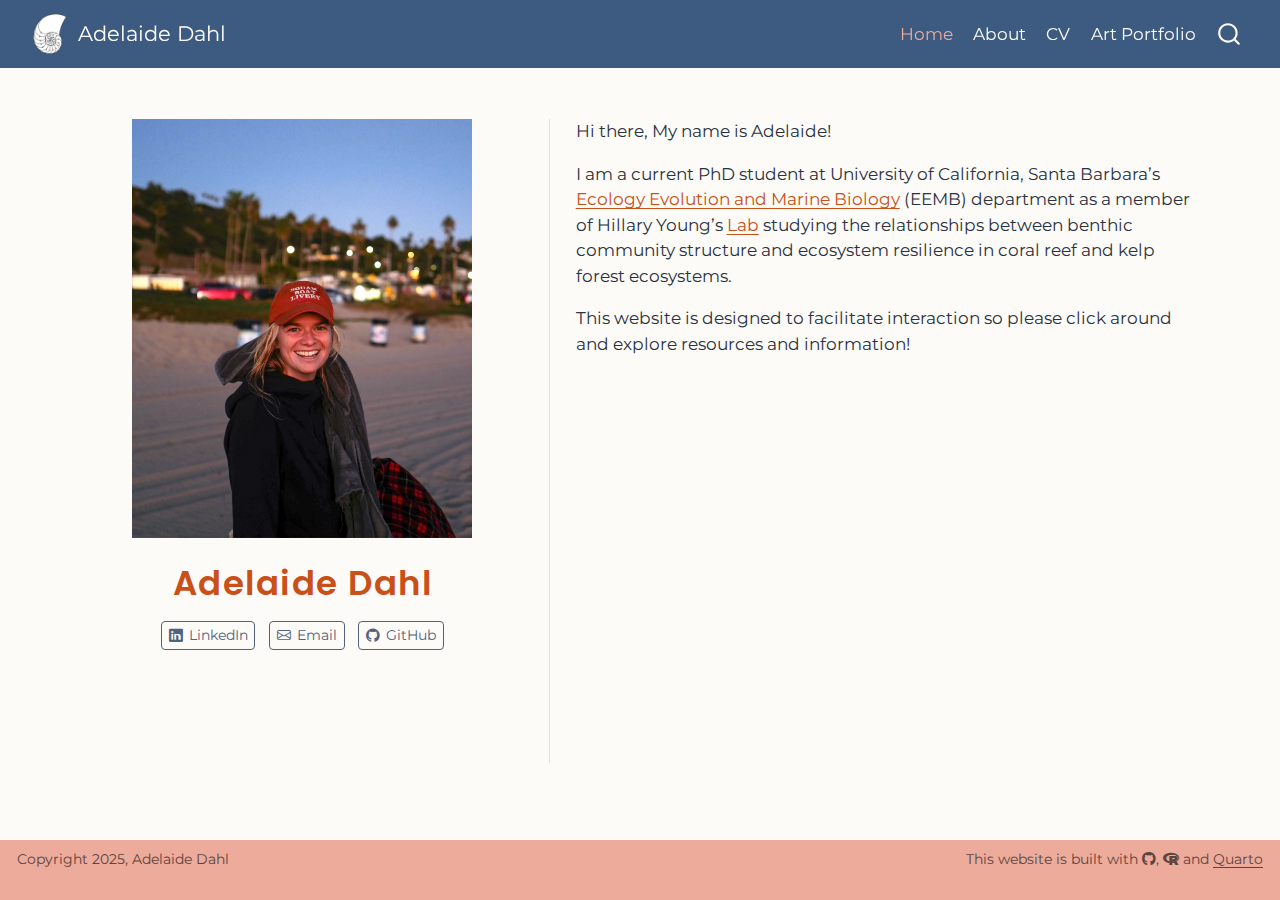
<file: docs/index.html>
<!DOCTYPE html>
<html xmlns="http://www.w3.org/1999/xhtml" lang="en" xml:lang="en"><head>

<meta charset="utf-8">
<meta name="generator" content="quarto-1.5.57">

<meta name="viewport" content="width=device-width, initial-scale=1.0, user-scalable=yes">


<title>Adelaide Dahl</title>
<style>
code{white-space: pre-wrap;}
span.smallcaps{font-variant: small-caps;}
div.columns{display: flex; gap: min(4vw, 1.5em);}
div.column{flex: auto; overflow-x: auto;}
div.hanging-indent{margin-left: 1.5em; text-indent: -1.5em;}
ul.task-list{list-style: none;}
ul.task-list li input[type="checkbox"] {
  width: 0.8em;
  margin: 0 0.8em 0.2em -1em; /* quarto-specific, see https://github.com/quarto-dev/quarto-cli/issues/4556 */ 
  vertical-align: middle;
}
</style>


<script src="site_libs/quarto-nav/quarto-nav.js"></script>
<script src="site_libs/quarto-nav/headroom.min.js"></script>
<script src="site_libs/clipboard/clipboard.min.js"></script>
<script src="site_libs/quarto-search/autocomplete.umd.js"></script>
<script src="site_libs/quarto-search/fuse.min.js"></script>
<script src="site_libs/quarto-search/quarto-search.js"></script>
<meta name="quarto:offset" content="./">
<link href=".//media/nautilus.png" rel="icon" type="image/png">
<script src="site_libs/quarto-html/quarto.js"></script>
<script src="site_libs/quarto-html/popper.min.js"></script>
<script src="site_libs/quarto-html/tippy.umd.min.js"></script>
<link href="site_libs/quarto-html/tippy.css" rel="stylesheet">
<link href="site_libs/quarto-html/quarto-syntax-highlighting.css" rel="stylesheet" id="quarto-text-highlighting-styles">
<script src="site_libs/bootstrap/bootstrap.min.js"></script>
<link href="site_libs/bootstrap/bootstrap-icons.css" rel="stylesheet">
<link href="site_libs/bootstrap/bootstrap.min.css" rel="stylesheet" id="quarto-bootstrap" data-mode="light">
<link href="site_libs/quarto-contrib/fontawesome6-1.2.0/all.min.css" rel="stylesheet">
<link href="site_libs/quarto-contrib/fontawesome6-1.2.0/latex-fontsize.css" rel="stylesheet">
<script id="quarto-search-options" type="application/json">{
  "location": "navbar",
  "copy-button": false,
  "collapse-after": 3,
  "panel-placement": "end",
  "type": "overlay",
  "limit": 50,
  "keyboard-shortcut": [
    "f",
    "/",
    "s"
  ],
  "show-item-context": false,
  "language": {
    "search-no-results-text": "No results",
    "search-matching-documents-text": "matching documents",
    "search-copy-link-title": "Copy link to search",
    "search-hide-matches-text": "Hide additional matches",
    "search-more-match-text": "more match in this document",
    "search-more-matches-text": "more matches in this document",
    "search-clear-button-title": "Clear",
    "search-text-placeholder": "",
    "search-detached-cancel-button-title": "Cancel",
    "search-submit-button-title": "Submit",
    "search-label": "Search"
  }
}</script>


</head>

<body class="nav-fixed">

<div id="quarto-search-results"></div>
  <header id="quarto-header" class="headroom fixed-top">
    <nav class="navbar navbar-expand-lg " data-bs-theme="dark">
      <div class="navbar-container container-fluid">
      <div class="navbar-brand-container mx-auto">
    <a href="./index.html" class="navbar-brand navbar-brand-logo">
    <img src="./media/nautilus.png" alt="" class="navbar-logo">
    </a>
    <a class="navbar-brand" href="./index.html">
    <span class="navbar-title">Adelaide Dahl</span>
    </a>
  </div>
            <div id="quarto-search" class="" title="Search"></div>
          <button class="navbar-toggler" type="button" data-bs-toggle="collapse" data-bs-target="#navbarCollapse" aria-controls="navbarCollapse" role="menu" aria-expanded="false" aria-label="Toggle navigation" onclick="if (window.quartoToggleHeadroom) { window.quartoToggleHeadroom(); }">
  <span class="navbar-toggler-icon"></span>
</button>
          <div class="collapse navbar-collapse" id="navbarCollapse">
            <ul class="navbar-nav navbar-nav-scroll ms-auto">
  <li class="nav-item">
    <a class="nav-link active" href="./index.html" aria-current="page"> 
<span class="menu-text">Home</span></a>
  </li>  
  <li class="nav-item">
    <a class="nav-link" href="./pathfinding.html"> 
<span class="menu-text">About</span></a>
  </li>  
  <li class="nav-item">
    <a class="nav-link" href="./media/2025_Academic.pdf"> 
<span class="menu-text">CV</span></a>
  </li>  
  <li class="nav-item">
    <a class="nav-link" href="./about.html"> 
<span class="menu-text">Art Portfolio</span></a>
  </li>  
</ul>
          </div> <!-- /navcollapse -->
            <div class="quarto-navbar-tools">
</div>
      </div> <!-- /container-fluid -->
    </nav>
</header>
<!-- content -->
<div id="quarto-content" class="quarto-container page-columns page-rows-contents page-layout-full page-navbar">
<!-- sidebar -->
<!-- margin-sidebar -->
    
<!-- main -->
<div class="quarto-about-trestles column-page">
  <div class="about-entity">
    <img src="/media/headshot2.png" class="about-image
  rectangle " style="width: 20em;">
<header id="title-block-header" class="quarto-title-block default">
<div class="quarto-title">
<h1 class="title">Adelaide Dahl</h1>
</div>
<div class="quarto-title-meta column-page">
  </div>
</header>
    <div class="about-links">
  <a href="https://www.linkedin.com/in/adelaide-dahl/" class="about-link" rel="" target="">
    <i class="bi bi-linkedin"></i>
     <span class="about-link-text">LinkedIn</span>
  </a>
  <a href="mailto:adelaidedahl@ucsb.edu" class="about-link" rel="" target="">
    <i class="bi bi-envelope"></i>
     <span class="about-link-text">Email</span>
  </a>
  <a href="https://github.com/adelaidedahl" class="about-link" rel="" target="">
    <i class="bi bi-github"></i>
     <span class="about-link-text">GitHub</span>
  </a>
</div>
  </div>
  <div class="about-contents"><main class="content column-page" id="quarto-document-content">
<p>Hi there, My name is Adelaide!</p>
<p>I am a current PhD student at University of California, Santa Barbara’s <a href="https://www.eemb.ucsb.edu/academics/graduate" target="_blank">Ecology Evolution and Marine Biology</a> (EEMB) department as a member of Hillary Young’s <a href="https://young-lab.eemb.ucsb.edu/" target="_blank">Lab</a> studying the relationships between benthic community structure and ecosystem resilience in coral reef and kelp forest ecosystems.</p>
<p>This website is designed to facilitate interaction so please click around and explore resources and information!</p>


</main></div>
</div>
 <!-- /main -->
<script id="quarto-html-after-body" type="application/javascript">
window.document.addEventListener("DOMContentLoaded", function (event) {
  const toggleBodyColorMode = (bsSheetEl) => {
    const mode = bsSheetEl.getAttribute("data-mode");
    const bodyEl = window.document.querySelector("body");
    if (mode === "dark") {
      bodyEl.classList.add("quarto-dark");
      bodyEl.classList.remove("quarto-light");
    } else {
      bodyEl.classList.add("quarto-light");
      bodyEl.classList.remove("quarto-dark");
    }
  }
  const toggleBodyColorPrimary = () => {
    const bsSheetEl = window.document.querySelector("link#quarto-bootstrap");
    if (bsSheetEl) {
      toggleBodyColorMode(bsSheetEl);
    }
  }
  toggleBodyColorPrimary();  
  const isCodeAnnotation = (el) => {
    for (const clz of el.classList) {
      if (clz.startsWith('code-annotation-')) {                     
        return true;
      }
    }
    return false;
  }
  const onCopySuccess = function(e) {
    // button target
    const button = e.trigger;
    // don't keep focus
    button.blur();
    // flash "checked"
    button.classList.add('code-copy-button-checked');
    var currentTitle = button.getAttribute("title");
    button.setAttribute("title", "Copied!");
    let tooltip;
    if (window.bootstrap) {
      button.setAttribute("data-bs-toggle", "tooltip");
      button.setAttribute("data-bs-placement", "left");
      button.setAttribute("data-bs-title", "Copied!");
      tooltip = new bootstrap.Tooltip(button, 
        { trigger: "manual", 
          customClass: "code-copy-button-tooltip",
          offset: [0, -8]});
      tooltip.show();    
    }
    setTimeout(function() {
      if (tooltip) {
        tooltip.hide();
        button.removeAttribute("data-bs-title");
        button.removeAttribute("data-bs-toggle");
        button.removeAttribute("data-bs-placement");
      }
      button.setAttribute("title", currentTitle);
      button.classList.remove('code-copy-button-checked');
    }, 1000);
    // clear code selection
    e.clearSelection();
  }
  const getTextToCopy = function(trigger) {
      const codeEl = trigger.previousElementSibling.cloneNode(true);
      for (const childEl of codeEl.children) {
        if (isCodeAnnotation(childEl)) {
          childEl.remove();
        }
      }
      return codeEl.innerText;
  }
  const clipboard = new window.ClipboardJS('.code-copy-button:not([data-in-quarto-modal])', {
    text: getTextToCopy
  });
  clipboard.on('success', onCopySuccess);
  if (window.document.getElementById('quarto-embedded-source-code-modal')) {
    // For code content inside modals, clipBoardJS needs to be initialized with a container option
    // TODO: Check when it could be a function (https://github.com/zenorocha/clipboard.js/issues/860)
    const clipboardModal = new window.ClipboardJS('.code-copy-button[data-in-quarto-modal]', {
      text: getTextToCopy,
      container: window.document.getElementById('quarto-embedded-source-code-modal')
    });
    clipboardModal.on('success', onCopySuccess);
  }
    var localhostRegex = new RegExp(/^(?:http|https):\/\/localhost\:?[0-9]*\//);
    var mailtoRegex = new RegExp(/^mailto:/);
      var filterRegex = new RegExp('/' + window.location.host + '/');
    var isInternal = (href) => {
        return filterRegex.test(href) || localhostRegex.test(href) || mailtoRegex.test(href);
    }
    // Inspect non-navigation links and adorn them if external
 	var links = window.document.querySelectorAll('a[href]:not(.nav-link):not(.navbar-brand):not(.toc-action):not(.sidebar-link):not(.sidebar-item-toggle):not(.pagination-link):not(.no-external):not([aria-hidden]):not(.dropdown-item):not(.quarto-navigation-tool):not(.about-link)');
    for (var i=0; i<links.length; i++) {
      const link = links[i];
      if (!isInternal(link.href)) {
        // undo the damage that might have been done by quarto-nav.js in the case of
        // links that we want to consider external
        if (link.dataset.originalHref !== undefined) {
          link.href = link.dataset.originalHref;
        }
      }
    }
  function tippyHover(el, contentFn, onTriggerFn, onUntriggerFn) {
    const config = {
      allowHTML: true,
      maxWidth: 500,
      delay: 100,
      arrow: false,
      appendTo: function(el) {
          return el.parentElement;
      },
      interactive: true,
      interactiveBorder: 10,
      theme: 'quarto',
      placement: 'bottom-start',
    };
    if (contentFn) {
      config.content = contentFn;
    }
    if (onTriggerFn) {
      config.onTrigger = onTriggerFn;
    }
    if (onUntriggerFn) {
      config.onUntrigger = onUntriggerFn;
    }
    window.tippy(el, config); 
  }
  const noterefs = window.document.querySelectorAll('a[role="doc-noteref"]');
  for (var i=0; i<noterefs.length; i++) {
    const ref = noterefs[i];
    tippyHover(ref, function() {
      // use id or data attribute instead here
      let href = ref.getAttribute('data-footnote-href') || ref.getAttribute('href');
      try { href = new URL(href).hash; } catch {}
      const id = href.replace(/^#\/?/, "");
      const note = window.document.getElementById(id);
      if (note) {
        return note.innerHTML;
      } else {
        return "";
      }
    });
  }
  const xrefs = window.document.querySelectorAll('a.quarto-xref');
  const processXRef = (id, note) => {
    // Strip column container classes
    const stripColumnClz = (el) => {
      el.classList.remove("page-full", "page-columns");
      if (el.children) {
        for (const child of el.children) {
          stripColumnClz(child);
        }
      }
    }
    stripColumnClz(note)
    if (id === null || id.startsWith('sec-')) {
      // Special case sections, only their first couple elements
      const container = document.createElement("div");
      if (note.children && note.children.length > 2) {
        container.appendChild(note.children[0].cloneNode(true));
        for (let i = 1; i < note.children.length; i++) {
          const child = note.children[i];
          if (child.tagName === "P" && child.innerText === "") {
            continue;
          } else {
            container.appendChild(child.cloneNode(true));
            break;
          }
        }
        if (window.Quarto?.typesetMath) {
          window.Quarto.typesetMath(container);
        }
        return container.innerHTML
      } else {
        if (window.Quarto?.typesetMath) {
          window.Quarto.typesetMath(note);
        }
        return note.innerHTML;
      }
    } else {
      // Remove any anchor links if they are present
      const anchorLink = note.querySelector('a.anchorjs-link');
      if (anchorLink) {
        anchorLink.remove();
      }
      if (window.Quarto?.typesetMath) {
        window.Quarto.typesetMath(note);
      }
      // TODO in 1.5, we should make sure this works without a callout special case
      if (note.classList.contains("callout")) {
        return note.outerHTML;
      } else {
        return note.innerHTML;
      }
    }
  }
  for (var i=0; i<xrefs.length; i++) {
    const xref = xrefs[i];
    tippyHover(xref, undefined, function(instance) {
      instance.disable();
      let url = xref.getAttribute('href');
      let hash = undefined; 
      if (url.startsWith('#')) {
        hash = url;
      } else {
        try { hash = new URL(url).hash; } catch {}
      }
      if (hash) {
        const id = hash.replace(/^#\/?/, "");
        const note = window.document.getElementById(id);
        if (note !== null) {
          try {
            const html = processXRef(id, note.cloneNode(true));
            instance.setContent(html);
          } finally {
            instance.enable();
            instance.show();
          }
        } else {
          // See if we can fetch this
          fetch(url.split('#')[0])
          .then(res => res.text())
          .then(html => {
            const parser = new DOMParser();
            const htmlDoc = parser.parseFromString(html, "text/html");
            const note = htmlDoc.getElementById(id);
            if (note !== null) {
              const html = processXRef(id, note);
              instance.setContent(html);
            } 
          }).finally(() => {
            instance.enable();
            instance.show();
          });
        }
      } else {
        // See if we can fetch a full url (with no hash to target)
        // This is a special case and we should probably do some content thinning / targeting
        fetch(url)
        .then(res => res.text())
        .then(html => {
          const parser = new DOMParser();
          const htmlDoc = parser.parseFromString(html, "text/html");
          const note = htmlDoc.querySelector('main.content');
          if (note !== null) {
            // This should only happen for chapter cross references
            // (since there is no id in the URL)
            // remove the first header
            if (note.children.length > 0 && note.children[0].tagName === "HEADER") {
              note.children[0].remove();
            }
            const html = processXRef(null, note);
            instance.setContent(html);
          } 
        }).finally(() => {
          instance.enable();
          instance.show();
        });
      }
    }, function(instance) {
    });
  }
      let selectedAnnoteEl;
      const selectorForAnnotation = ( cell, annotation) => {
        let cellAttr = 'data-code-cell="' + cell + '"';
        let lineAttr = 'data-code-annotation="' +  annotation + '"';
        const selector = 'span[' + cellAttr + '][' + lineAttr + ']';
        return selector;
      }
      const selectCodeLines = (annoteEl) => {
        const doc = window.document;
        const targetCell = annoteEl.getAttribute("data-target-cell");
        const targetAnnotation = annoteEl.getAttribute("data-target-annotation");
        const annoteSpan = window.document.querySelector(selectorForAnnotation(targetCell, targetAnnotation));
        const lines = annoteSpan.getAttribute("data-code-lines").split(",");
        const lineIds = lines.map((line) => {
          return targetCell + "-" + line;
        })
        let top = null;
        let height = null;
        let parent = null;
        if (lineIds.length > 0) {
            //compute the position of the single el (top and bottom and make a div)
            const el = window.document.getElementById(lineIds[0]);
            top = el.offsetTop;
            height = el.offsetHeight;
            parent = el.parentElement.parentElement;
          if (lineIds.length > 1) {
            const lastEl = window.document.getElementById(lineIds[lineIds.length - 1]);
            const bottom = lastEl.offsetTop + lastEl.offsetHeight;
            height = bottom - top;
          }
          if (top !== null && height !== null && parent !== null) {
            // cook up a div (if necessary) and position it 
            let div = window.document.getElementById("code-annotation-line-highlight");
            if (div === null) {
              div = window.document.createElement("div");
              div.setAttribute("id", "code-annotation-line-highlight");
              div.style.position = 'absolute';
              parent.appendChild(div);
            }
            div.style.top = top - 2 + "px";
            div.style.height = height + 4 + "px";
            div.style.left = 0;
            let gutterDiv = window.document.getElementById("code-annotation-line-highlight-gutter");
            if (gutterDiv === null) {
              gutterDiv = window.document.createElement("div");
              gutterDiv.setAttribute("id", "code-annotation-line-highlight-gutter");
              gutterDiv.style.position = 'absolute';
              const codeCell = window.document.getElementById(targetCell);
              const gutter = codeCell.querySelector('.code-annotation-gutter');
              gutter.appendChild(gutterDiv);
            }
            gutterDiv.style.top = top - 2 + "px";
            gutterDiv.style.height = height + 4 + "px";
          }
          selectedAnnoteEl = annoteEl;
        }
      };
      const unselectCodeLines = () => {
        const elementsIds = ["code-annotation-line-highlight", "code-annotation-line-highlight-gutter"];
        elementsIds.forEach((elId) => {
          const div = window.document.getElementById(elId);
          if (div) {
            div.remove();
          }
        });
        selectedAnnoteEl = undefined;
      };
        // Handle positioning of the toggle
    window.addEventListener(
      "resize",
      throttle(() => {
        elRect = undefined;
        if (selectedAnnoteEl) {
          selectCodeLines(selectedAnnoteEl);
        }
      }, 10)
    );
    function throttle(fn, ms) {
    let throttle = false;
    let timer;
      return (...args) => {
        if(!throttle) { // first call gets through
            fn.apply(this, args);
            throttle = true;
        } else { // all the others get throttled
            if(timer) clearTimeout(timer); // cancel #2
            timer = setTimeout(() => {
              fn.apply(this, args);
              timer = throttle = false;
            }, ms);
        }
      };
    }
      // Attach click handler to the DT
      const annoteDls = window.document.querySelectorAll('dt[data-target-cell]');
      for (const annoteDlNode of annoteDls) {
        annoteDlNode.addEventListener('click', (event) => {
          const clickedEl = event.target;
          if (clickedEl !== selectedAnnoteEl) {
            unselectCodeLines();
            const activeEl = window.document.querySelector('dt[data-target-cell].code-annotation-active');
            if (activeEl) {
              activeEl.classList.remove('code-annotation-active');
            }
            selectCodeLines(clickedEl);
            clickedEl.classList.add('code-annotation-active');
          } else {
            // Unselect the line
            unselectCodeLines();
            clickedEl.classList.remove('code-annotation-active');
          }
        });
      }
  const findCites = (el) => {
    const parentEl = el.parentElement;
    if (parentEl) {
      const cites = parentEl.dataset.cites;
      if (cites) {
        return {
          el,
          cites: cites.split(' ')
        };
      } else {
        return findCites(el.parentElement)
      }
    } else {
      return undefined;
    }
  };
  var bibliorefs = window.document.querySelectorAll('a[role="doc-biblioref"]');
  for (var i=0; i<bibliorefs.length; i++) {
    const ref = bibliorefs[i];
    const citeInfo = findCites(ref);
    if (citeInfo) {
      tippyHover(citeInfo.el, function() {
        var popup = window.document.createElement('div');
        citeInfo.cites.forEach(function(cite) {
          var citeDiv = window.document.createElement('div');
          citeDiv.classList.add('hanging-indent');
          citeDiv.classList.add('csl-entry');
          var biblioDiv = window.document.getElementById('ref-' + cite);
          if (biblioDiv) {
            citeDiv.innerHTML = biblioDiv.innerHTML;
          }
          popup.appendChild(citeDiv);
        });
        return popup.innerHTML;
      });
    }
  }
});
</script>
</div> <!-- /content -->
<footer class="footer">
  <div class="nav-footer">
    <div class="nav-footer-left">
<p>Copyright 2025, Adelaide Dahl</p>
</div>   
    <div class="nav-footer-center">
      &nbsp;
    </div>
    <div class="nav-footer-right">
<p>This website is built with <a href="https://github.com/adelaidedahl/adelaidedahl.github.io" target="_blank"><i class="fa-brands fa-github" title="GitHub octocat logo" aria-label="github"></i></a>, <a href="https://www.r-project.org/about.html" target="_blank"><i class="fa-brands fa-r-project" title="R Project" aria-label="r-project"></i></a> and <a href="https://quarto.org/" target="_blank">Quarto</a></p>
</div>
  </div>
</footer>




</body></html>
</file>
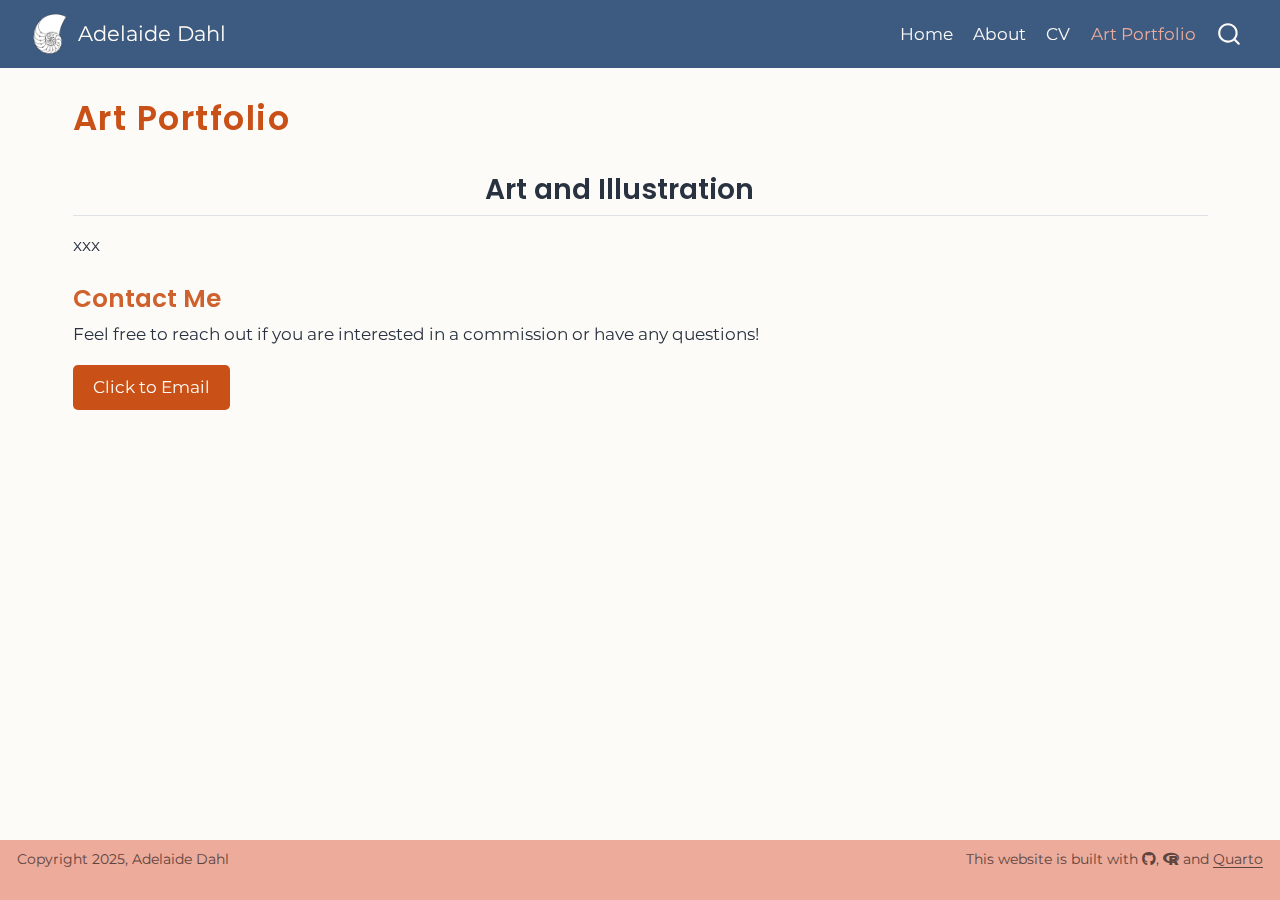
<file: docs/about.html>
<!DOCTYPE html>
<html xmlns="http://www.w3.org/1999/xhtml" lang="en" xml:lang="en"><head>

<meta charset="utf-8">
<meta name="generator" content="quarto-1.5.57">

<meta name="viewport" content="width=device-width, initial-scale=1.0, user-scalable=yes">


<title>Art Portfolio – Adelaide Dahl</title>
<style>
code{white-space: pre-wrap;}
span.smallcaps{font-variant: small-caps;}
div.columns{display: flex; gap: min(4vw, 1.5em);}
div.column{flex: auto; overflow-x: auto;}
div.hanging-indent{margin-left: 1.5em; text-indent: -1.5em;}
ul.task-list{list-style: none;}
ul.task-list li input[type="checkbox"] {
  width: 0.8em;
  margin: 0 0.8em 0.2em -1em; /* quarto-specific, see https://github.com/quarto-dev/quarto-cli/issues/4556 */ 
  vertical-align: middle;
}
</style>


<script src="site_libs/quarto-nav/quarto-nav.js"></script>
<script src="site_libs/quarto-nav/headroom.min.js"></script>
<script src="site_libs/clipboard/clipboard.min.js"></script>
<script src="site_libs/quarto-search/autocomplete.umd.js"></script>
<script src="site_libs/quarto-search/fuse.min.js"></script>
<script src="site_libs/quarto-search/quarto-search.js"></script>
<meta name="quarto:offset" content="./">
<link href=".//media/nautilus.png" rel="icon" type="image/png">
<script src="site_libs/quarto-html/quarto.js"></script>
<script src="site_libs/quarto-html/popper.min.js"></script>
<script src="site_libs/quarto-html/tippy.umd.min.js"></script>
<script src="site_libs/quarto-html/anchor.min.js"></script>
<link href="site_libs/quarto-html/tippy.css" rel="stylesheet">
<link href="site_libs/quarto-html/quarto-syntax-highlighting.css" rel="stylesheet" id="quarto-text-highlighting-styles">
<script src="site_libs/bootstrap/bootstrap.min.js"></script>
<link href="site_libs/bootstrap/bootstrap-icons.css" rel="stylesheet">
<link href="site_libs/bootstrap/bootstrap.min.css" rel="stylesheet" id="quarto-bootstrap" data-mode="light">
<link href="site_libs/quarto-contrib/fontawesome6-1.2.0/all.min.css" rel="stylesheet">
<link href="site_libs/quarto-contrib/fontawesome6-1.2.0/latex-fontsize.css" rel="stylesheet">
<script id="quarto-search-options" type="application/json">{
  "location": "navbar",
  "copy-button": false,
  "collapse-after": 3,
  "panel-placement": "end",
  "type": "overlay",
  "limit": 50,
  "keyboard-shortcut": [
    "f",
    "/",
    "s"
  ],
  "show-item-context": false,
  "language": {
    "search-no-results-text": "No results",
    "search-matching-documents-text": "matching documents",
    "search-copy-link-title": "Copy link to search",
    "search-hide-matches-text": "Hide additional matches",
    "search-more-match-text": "more match in this document",
    "search-more-matches-text": "more matches in this document",
    "search-clear-button-title": "Clear",
    "search-text-placeholder": "",
    "search-detached-cancel-button-title": "Cancel",
    "search-submit-button-title": "Submit",
    "search-label": "Search"
  }
}</script>


</head>

<body class="nav-fixed">

<div id="quarto-search-results"></div>
  <header id="quarto-header" class="headroom fixed-top">
    <nav class="navbar navbar-expand-lg " data-bs-theme="dark">
      <div class="navbar-container container-fluid">
      <div class="navbar-brand-container mx-auto">
    <a href="./index.html" class="navbar-brand navbar-brand-logo">
    <img src="./media/nautilus.png" alt="" class="navbar-logo">
    </a>
    <a class="navbar-brand" href="./index.html">
    <span class="navbar-title">Adelaide Dahl</span>
    </a>
  </div>
            <div id="quarto-search" class="" title="Search"></div>
          <button class="navbar-toggler" type="button" data-bs-toggle="collapse" data-bs-target="#navbarCollapse" aria-controls="navbarCollapse" role="menu" aria-expanded="false" aria-label="Toggle navigation" onclick="if (window.quartoToggleHeadroom) { window.quartoToggleHeadroom(); }">
  <span class="navbar-toggler-icon"></span>
</button>
          <div class="collapse navbar-collapse" id="navbarCollapse">
            <ul class="navbar-nav navbar-nav-scroll ms-auto">
  <li class="nav-item">
    <a class="nav-link" href="./index.html"> 
<span class="menu-text">Home</span></a>
  </li>  
  <li class="nav-item">
    <a class="nav-link" href="./pathfinding.html"> 
<span class="menu-text">About</span></a>
  </li>  
  <li class="nav-item">
    <a class="nav-link" href="./media/2025_Academic.pdf"> 
<span class="menu-text">CV</span></a>
  </li>  
  <li class="nav-item">
    <a class="nav-link active" href="./about.html" aria-current="page"> 
<span class="menu-text">Art Portfolio</span></a>
  </li>  
</ul>
          </div> <!-- /navcollapse -->
            <div class="quarto-navbar-tools">
</div>
      </div> <!-- /container-fluid -->
    </nav>
</header>
<!-- content -->
<div id="quarto-content" class="quarto-container page-columns page-rows-contents page-layout-full page-navbar">
<!-- sidebar -->
<!-- margin-sidebar -->
    <div id="quarto-margin-sidebar" class="sidebar margin-sidebar zindex-bottom">
        
    </div>
<!-- main -->
<main class="content column-page" id="quarto-document-content">

<header id="title-block-header" class="quarto-title-block default">
<div class="quarto-title">
<h1 class="title">Art Portfolio</h1>
</div>



<div class="quarto-title-meta column-page">

    
  
    
  </div>
  


</header>


<h2 class="center-text anchored">
Art and Illustration
</h2>
<p>xxx</p>
<h3 class="orange-text anchored">
Contact Me
</h3>
<p>
Feel free to reach out if you are interested in a commission or have any questions!
</p>
<p><a href="mailto:adelaidedahl@ucsb.edu?subject=Art Inquiry" class="email-button">Click to Email</a></p>



</main> <!-- /main -->
<script id="quarto-html-after-body" type="application/javascript">
window.document.addEventListener("DOMContentLoaded", function (event) {
  const toggleBodyColorMode = (bsSheetEl) => {
    const mode = bsSheetEl.getAttribute("data-mode");
    const bodyEl = window.document.querySelector("body");
    if (mode === "dark") {
      bodyEl.classList.add("quarto-dark");
      bodyEl.classList.remove("quarto-light");
    } else {
      bodyEl.classList.add("quarto-light");
      bodyEl.classList.remove("quarto-dark");
    }
  }
  const toggleBodyColorPrimary = () => {
    const bsSheetEl = window.document.querySelector("link#quarto-bootstrap");
    if (bsSheetEl) {
      toggleBodyColorMode(bsSheetEl);
    }
  }
  toggleBodyColorPrimary();  
  const icon = "";
  const anchorJS = new window.AnchorJS();
  anchorJS.options = {
    placement: 'right',
    icon: icon
  };
  anchorJS.add('.anchored');
  const isCodeAnnotation = (el) => {
    for (const clz of el.classList) {
      if (clz.startsWith('code-annotation-')) {                     
        return true;
      }
    }
    return false;
  }
  const onCopySuccess = function(e) {
    // button target
    const button = e.trigger;
    // don't keep focus
    button.blur();
    // flash "checked"
    button.classList.add('code-copy-button-checked');
    var currentTitle = button.getAttribute("title");
    button.setAttribute("title", "Copied!");
    let tooltip;
    if (window.bootstrap) {
      button.setAttribute("data-bs-toggle", "tooltip");
      button.setAttribute("data-bs-placement", "left");
      button.setAttribute("data-bs-title", "Copied!");
      tooltip = new bootstrap.Tooltip(button, 
        { trigger: "manual", 
          customClass: "code-copy-button-tooltip",
          offset: [0, -8]});
      tooltip.show();    
    }
    setTimeout(function() {
      if (tooltip) {
        tooltip.hide();
        button.removeAttribute("data-bs-title");
        button.removeAttribute("data-bs-toggle");
        button.removeAttribute("data-bs-placement");
      }
      button.setAttribute("title", currentTitle);
      button.classList.remove('code-copy-button-checked');
    }, 1000);
    // clear code selection
    e.clearSelection();
  }
  const getTextToCopy = function(trigger) {
      const codeEl = trigger.previousElementSibling.cloneNode(true);
      for (const childEl of codeEl.children) {
        if (isCodeAnnotation(childEl)) {
          childEl.remove();
        }
      }
      return codeEl.innerText;
  }
  const clipboard = new window.ClipboardJS('.code-copy-button:not([data-in-quarto-modal])', {
    text: getTextToCopy
  });
  clipboard.on('success', onCopySuccess);
  if (window.document.getElementById('quarto-embedded-source-code-modal')) {
    // For code content inside modals, clipBoardJS needs to be initialized with a container option
    // TODO: Check when it could be a function (https://github.com/zenorocha/clipboard.js/issues/860)
    const clipboardModal = new window.ClipboardJS('.code-copy-button[data-in-quarto-modal]', {
      text: getTextToCopy,
      container: window.document.getElementById('quarto-embedded-source-code-modal')
    });
    clipboardModal.on('success', onCopySuccess);
  }
    var localhostRegex = new RegExp(/^(?:http|https):\/\/localhost\:?[0-9]*\//);
    var mailtoRegex = new RegExp(/^mailto:/);
      var filterRegex = new RegExp('/' + window.location.host + '/');
    var isInternal = (href) => {
        return filterRegex.test(href) || localhostRegex.test(href) || mailtoRegex.test(href);
    }
    // Inspect non-navigation links and adorn them if external
 	var links = window.document.querySelectorAll('a[href]:not(.nav-link):not(.navbar-brand):not(.toc-action):not(.sidebar-link):not(.sidebar-item-toggle):not(.pagination-link):not(.no-external):not([aria-hidden]):not(.dropdown-item):not(.quarto-navigation-tool):not(.about-link)');
    for (var i=0; i<links.length; i++) {
      const link = links[i];
      if (!isInternal(link.href)) {
        // undo the damage that might have been done by quarto-nav.js in the case of
        // links that we want to consider external
        if (link.dataset.originalHref !== undefined) {
          link.href = link.dataset.originalHref;
        }
      }
    }
  function tippyHover(el, contentFn, onTriggerFn, onUntriggerFn) {
    const config = {
      allowHTML: true,
      maxWidth: 500,
      delay: 100,
      arrow: false,
      appendTo: function(el) {
          return el.parentElement;
      },
      interactive: true,
      interactiveBorder: 10,
      theme: 'quarto',
      placement: 'bottom-start',
    };
    if (contentFn) {
      config.content = contentFn;
    }
    if (onTriggerFn) {
      config.onTrigger = onTriggerFn;
    }
    if (onUntriggerFn) {
      config.onUntrigger = onUntriggerFn;
    }
    window.tippy(el, config); 
  }
  const noterefs = window.document.querySelectorAll('a[role="doc-noteref"]');
  for (var i=0; i<noterefs.length; i++) {
    const ref = noterefs[i];
    tippyHover(ref, function() {
      // use id or data attribute instead here
      let href = ref.getAttribute('data-footnote-href') || ref.getAttribute('href');
      try { href = new URL(href).hash; } catch {}
      const id = href.replace(/^#\/?/, "");
      const note = window.document.getElementById(id);
      if (note) {
        return note.innerHTML;
      } else {
        return "";
      }
    });
  }
  const xrefs = window.document.querySelectorAll('a.quarto-xref');
  const processXRef = (id, note) => {
    // Strip column container classes
    const stripColumnClz = (el) => {
      el.classList.remove("page-full", "page-columns");
      if (el.children) {
        for (const child of el.children) {
          stripColumnClz(child);
        }
      }
    }
    stripColumnClz(note)
    if (id === null || id.startsWith('sec-')) {
      // Special case sections, only their first couple elements
      const container = document.createElement("div");
      if (note.children && note.children.length > 2) {
        container.appendChild(note.children[0].cloneNode(true));
        for (let i = 1; i < note.children.length; i++) {
          const child = note.children[i];
          if (child.tagName === "P" && child.innerText === "") {
            continue;
          } else {
            container.appendChild(child.cloneNode(true));
            break;
          }
        }
        if (window.Quarto?.typesetMath) {
          window.Quarto.typesetMath(container);
        }
        return container.innerHTML
      } else {
        if (window.Quarto?.typesetMath) {
          window.Quarto.typesetMath(note);
        }
        return note.innerHTML;
      }
    } else {
      // Remove any anchor links if they are present
      const anchorLink = note.querySelector('a.anchorjs-link');
      if (anchorLink) {
        anchorLink.remove();
      }
      if (window.Quarto?.typesetMath) {
        window.Quarto.typesetMath(note);
      }
      // TODO in 1.5, we should make sure this works without a callout special case
      if (note.classList.contains("callout")) {
        return note.outerHTML;
      } else {
        return note.innerHTML;
      }
    }
  }
  for (var i=0; i<xrefs.length; i++) {
    const xref = xrefs[i];
    tippyHover(xref, undefined, function(instance) {
      instance.disable();
      let url = xref.getAttribute('href');
      let hash = undefined; 
      if (url.startsWith('#')) {
        hash = url;
      } else {
        try { hash = new URL(url).hash; } catch {}
      }
      if (hash) {
        const id = hash.replace(/^#\/?/, "");
        const note = window.document.getElementById(id);
        if (note !== null) {
          try {
            const html = processXRef(id, note.cloneNode(true));
            instance.setContent(html);
          } finally {
            instance.enable();
            instance.show();
          }
        } else {
          // See if we can fetch this
          fetch(url.split('#')[0])
          .then(res => res.text())
          .then(html => {
            const parser = new DOMParser();
            const htmlDoc = parser.parseFromString(html, "text/html");
            const note = htmlDoc.getElementById(id);
            if (note !== null) {
              const html = processXRef(id, note);
              instance.setContent(html);
            } 
          }).finally(() => {
            instance.enable();
            instance.show();
          });
        }
      } else {
        // See if we can fetch a full url (with no hash to target)
        // This is a special case and we should probably do some content thinning / targeting
        fetch(url)
        .then(res => res.text())
        .then(html => {
          const parser = new DOMParser();
          const htmlDoc = parser.parseFromString(html, "text/html");
          const note = htmlDoc.querySelector('main.content');
          if (note !== null) {
            // This should only happen for chapter cross references
            // (since there is no id in the URL)
            // remove the first header
            if (note.children.length > 0 && note.children[0].tagName === "HEADER") {
              note.children[0].remove();
            }
            const html = processXRef(null, note);
            instance.setContent(html);
          } 
        }).finally(() => {
          instance.enable();
          instance.show();
        });
      }
    }, function(instance) {
    });
  }
      let selectedAnnoteEl;
      const selectorForAnnotation = ( cell, annotation) => {
        let cellAttr = 'data-code-cell="' + cell + '"';
        let lineAttr = 'data-code-annotation="' +  annotation + '"';
        const selector = 'span[' + cellAttr + '][' + lineAttr + ']';
        return selector;
      }
      const selectCodeLines = (annoteEl) => {
        const doc = window.document;
        const targetCell = annoteEl.getAttribute("data-target-cell");
        const targetAnnotation = annoteEl.getAttribute("data-target-annotation");
        const annoteSpan = window.document.querySelector(selectorForAnnotation(targetCell, targetAnnotation));
        const lines = annoteSpan.getAttribute("data-code-lines").split(",");
        const lineIds = lines.map((line) => {
          return targetCell + "-" + line;
        })
        let top = null;
        let height = null;
        let parent = null;
        if (lineIds.length > 0) {
            //compute the position of the single el (top and bottom and make a div)
            const el = window.document.getElementById(lineIds[0]);
            top = el.offsetTop;
            height = el.offsetHeight;
            parent = el.parentElement.parentElement;
          if (lineIds.length > 1) {
            const lastEl = window.document.getElementById(lineIds[lineIds.length - 1]);
            const bottom = lastEl.offsetTop + lastEl.offsetHeight;
            height = bottom - top;
          }
          if (top !== null && height !== null && parent !== null) {
            // cook up a div (if necessary) and position it 
            let div = window.document.getElementById("code-annotation-line-highlight");
            if (div === null) {
              div = window.document.createElement("div");
              div.setAttribute("id", "code-annotation-line-highlight");
              div.style.position = 'absolute';
              parent.appendChild(div);
            }
            div.style.top = top - 2 + "px";
            div.style.height = height + 4 + "px";
            div.style.left = 0;
            let gutterDiv = window.document.getElementById("code-annotation-line-highlight-gutter");
            if (gutterDiv === null) {
              gutterDiv = window.document.createElement("div");
              gutterDiv.setAttribute("id", "code-annotation-line-highlight-gutter");
              gutterDiv.style.position = 'absolute';
              const codeCell = window.document.getElementById(targetCell);
              const gutter = codeCell.querySelector('.code-annotation-gutter');
              gutter.appendChild(gutterDiv);
            }
            gutterDiv.style.top = top - 2 + "px";
            gutterDiv.style.height = height + 4 + "px";
          }
          selectedAnnoteEl = annoteEl;
        }
      };
      const unselectCodeLines = () => {
        const elementsIds = ["code-annotation-line-highlight", "code-annotation-line-highlight-gutter"];
        elementsIds.forEach((elId) => {
          const div = window.document.getElementById(elId);
          if (div) {
            div.remove();
          }
        });
        selectedAnnoteEl = undefined;
      };
        // Handle positioning of the toggle
    window.addEventListener(
      "resize",
      throttle(() => {
        elRect = undefined;
        if (selectedAnnoteEl) {
          selectCodeLines(selectedAnnoteEl);
        }
      }, 10)
    );
    function throttle(fn, ms) {
    let throttle = false;
    let timer;
      return (...args) => {
        if(!throttle) { // first call gets through
            fn.apply(this, args);
            throttle = true;
        } else { // all the others get throttled
            if(timer) clearTimeout(timer); // cancel #2
            timer = setTimeout(() => {
              fn.apply(this, args);
              timer = throttle = false;
            }, ms);
        }
      };
    }
      // Attach click handler to the DT
      const annoteDls = window.document.querySelectorAll('dt[data-target-cell]');
      for (const annoteDlNode of annoteDls) {
        annoteDlNode.addEventListener('click', (event) => {
          const clickedEl = event.target;
          if (clickedEl !== selectedAnnoteEl) {
            unselectCodeLines();
            const activeEl = window.document.querySelector('dt[data-target-cell].code-annotation-active');
            if (activeEl) {
              activeEl.classList.remove('code-annotation-active');
            }
            selectCodeLines(clickedEl);
            clickedEl.classList.add('code-annotation-active');
          } else {
            // Unselect the line
            unselectCodeLines();
            clickedEl.classList.remove('code-annotation-active');
          }
        });
      }
  const findCites = (el) => {
    const parentEl = el.parentElement;
    if (parentEl) {
      const cites = parentEl.dataset.cites;
      if (cites) {
        return {
          el,
          cites: cites.split(' ')
        };
      } else {
        return findCites(el.parentElement)
      }
    } else {
      return undefined;
    }
  };
  var bibliorefs = window.document.querySelectorAll('a[role="doc-biblioref"]');
  for (var i=0; i<bibliorefs.length; i++) {
    const ref = bibliorefs[i];
    const citeInfo = findCites(ref);
    if (citeInfo) {
      tippyHover(citeInfo.el, function() {
        var popup = window.document.createElement('div');
        citeInfo.cites.forEach(function(cite) {
          var citeDiv = window.document.createElement('div');
          citeDiv.classList.add('hanging-indent');
          citeDiv.classList.add('csl-entry');
          var biblioDiv = window.document.getElementById('ref-' + cite);
          if (biblioDiv) {
            citeDiv.innerHTML = biblioDiv.innerHTML;
          }
          popup.appendChild(citeDiv);
        });
        return popup.innerHTML;
      });
    }
  }
});
</script>
</div> <!-- /content -->
<footer class="footer">
  <div class="nav-footer">
    <div class="nav-footer-left">
<p>Copyright 2025, Adelaide Dahl</p>
</div>   
    <div class="nav-footer-center">
      &nbsp;
    </div>
    <div class="nav-footer-right">
<p>This website is built with <a href="https://github.com/adelaidedahl/adelaidedahl.github.io" target="_blank"><i class="fa-brands fa-github" title="GitHub octocat logo" aria-label="github"></i></a>, <a href="https://www.r-project.org/about.html" target="_blank"><i class="fa-brands fa-r-project" title="R Project" aria-label="r-project"></i></a> and <a href="https://quarto.org/" target="_blank">Quarto</a></p>
</div>
  </div>
</footer>




</body></html>
</file>
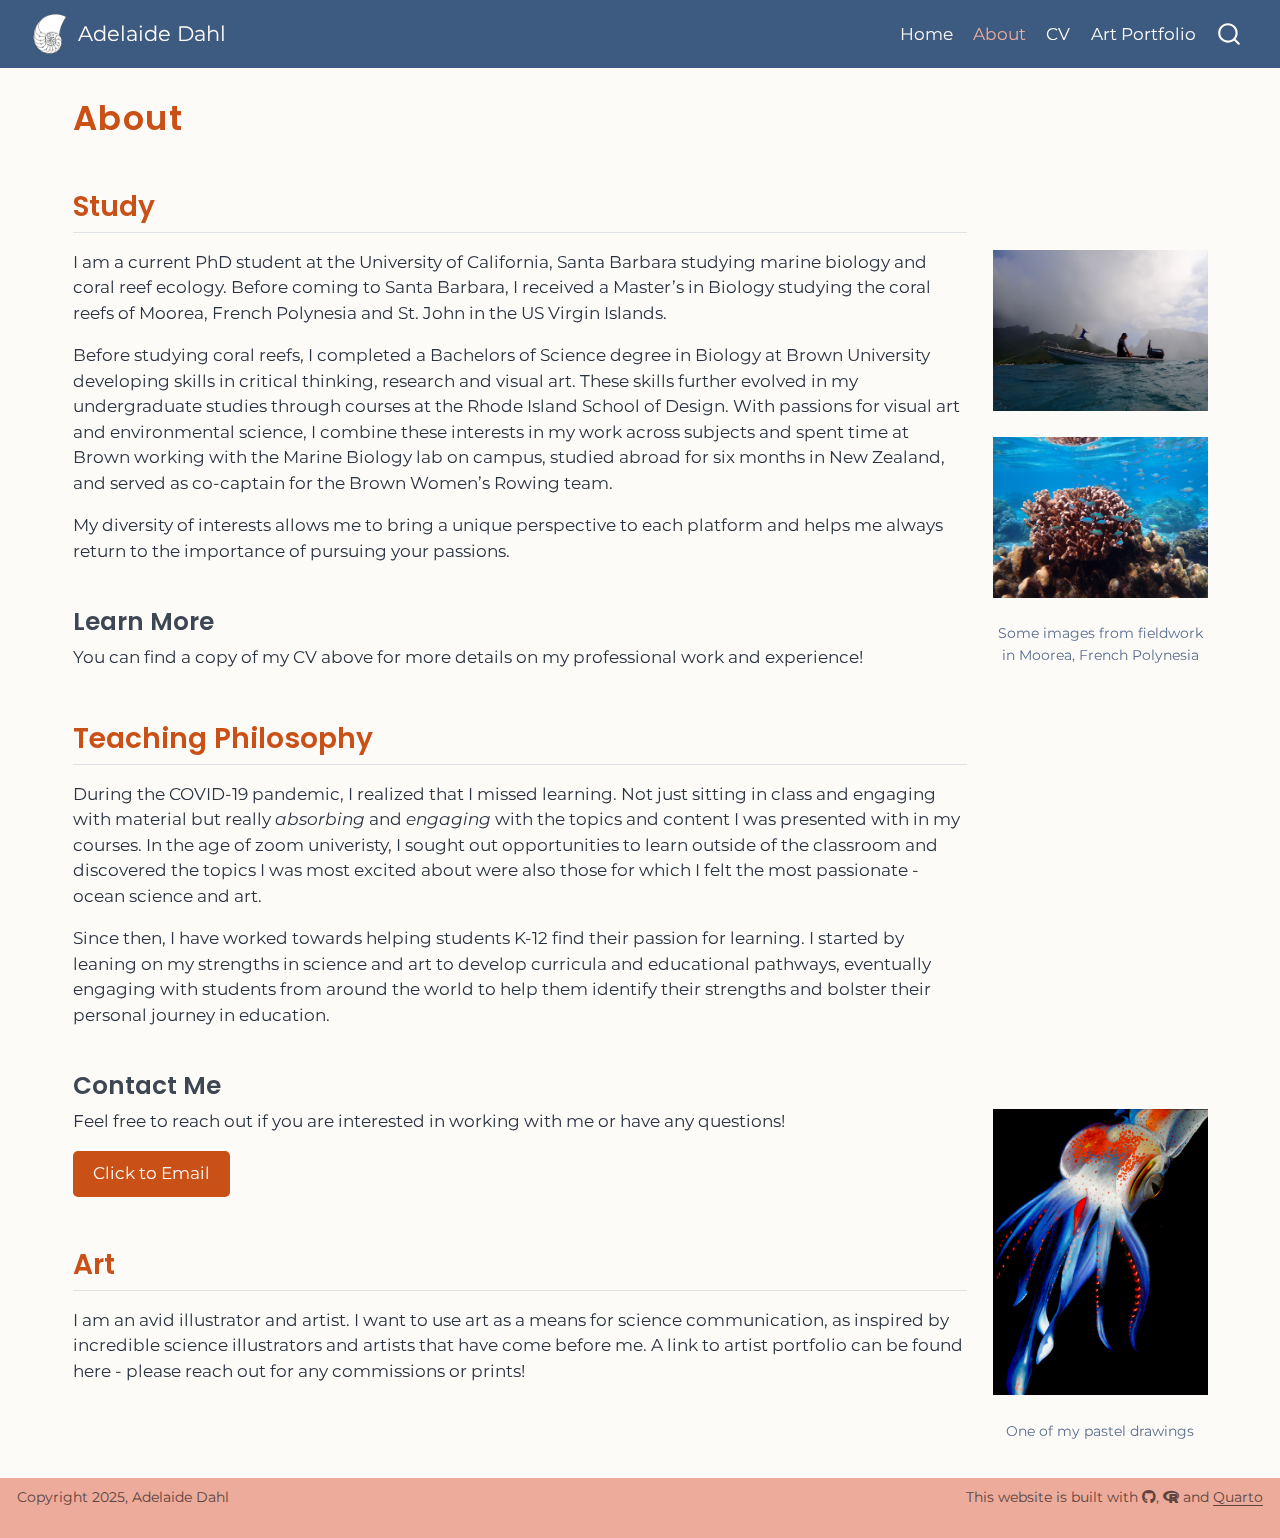
<file: docs/pathfinding.html>
<!DOCTYPE html>
<html xmlns="http://www.w3.org/1999/xhtml" lang="en" xml:lang="en"><head>

<meta charset="utf-8">
<meta name="generator" content="quarto-1.5.57">

<meta name="viewport" content="width=device-width, initial-scale=1.0, user-scalable=yes">


<title>About – Adelaide Dahl</title>
<style>
code{white-space: pre-wrap;}
span.smallcaps{font-variant: small-caps;}
div.columns{display: flex; gap: min(4vw, 1.5em);}
div.column{flex: auto; overflow-x: auto;}
div.hanging-indent{margin-left: 1.5em; text-indent: -1.5em;}
ul.task-list{list-style: none;}
ul.task-list li input[type="checkbox"] {
  width: 0.8em;
  margin: 0 0.8em 0.2em -1em; /* quarto-specific, see https://github.com/quarto-dev/quarto-cli/issues/4556 */ 
  vertical-align: middle;
}
</style>


<script src="site_libs/quarto-nav/quarto-nav.js"></script>
<script src="site_libs/quarto-nav/headroom.min.js"></script>
<script src="site_libs/clipboard/clipboard.min.js"></script>
<script src="site_libs/quarto-search/autocomplete.umd.js"></script>
<script src="site_libs/quarto-search/fuse.min.js"></script>
<script src="site_libs/quarto-search/quarto-search.js"></script>
<meta name="quarto:offset" content="./">
<link href=".//media/nautilus.png" rel="icon" type="image/png">
<script src="site_libs/quarto-html/quarto.js"></script>
<script src="site_libs/quarto-html/popper.min.js"></script>
<script src="site_libs/quarto-html/tippy.umd.min.js"></script>
<script src="site_libs/quarto-html/anchor.min.js"></script>
<link href="site_libs/quarto-html/tippy.css" rel="stylesheet">
<link href="site_libs/quarto-html/quarto-syntax-highlighting.css" rel="stylesheet" id="quarto-text-highlighting-styles">
<script src="site_libs/bootstrap/bootstrap.min.js"></script>
<link href="site_libs/bootstrap/bootstrap-icons.css" rel="stylesheet">
<link href="site_libs/bootstrap/bootstrap.min.css" rel="stylesheet" id="quarto-bootstrap" data-mode="light">
<link href="site_libs/quarto-contrib/fontawesome6-1.2.0/all.min.css" rel="stylesheet">
<link href="site_libs/quarto-contrib/fontawesome6-1.2.0/latex-fontsize.css" rel="stylesheet">
<script id="quarto-search-options" type="application/json">{
  "location": "navbar",
  "copy-button": false,
  "collapse-after": 3,
  "panel-placement": "end",
  "type": "overlay",
  "limit": 50,
  "keyboard-shortcut": [
    "f",
    "/",
    "s"
  ],
  "show-item-context": false,
  "language": {
    "search-no-results-text": "No results",
    "search-matching-documents-text": "matching documents",
    "search-copy-link-title": "Copy link to search",
    "search-hide-matches-text": "Hide additional matches",
    "search-more-match-text": "more match in this document",
    "search-more-matches-text": "more matches in this document",
    "search-clear-button-title": "Clear",
    "search-text-placeholder": "",
    "search-detached-cancel-button-title": "Cancel",
    "search-submit-button-title": "Submit",
    "search-label": "Search"
  }
}</script>


</head>

<body class="nav-fixed">

<div id="quarto-search-results"></div>
  <header id="quarto-header" class="headroom fixed-top">
    <nav class="navbar navbar-expand-lg " data-bs-theme="dark">
      <div class="navbar-container container-fluid">
      <div class="navbar-brand-container mx-auto">
    <a href="./index.html" class="navbar-brand navbar-brand-logo">
    <img src="./media/nautilus.png" alt="" class="navbar-logo">
    </a>
    <a class="navbar-brand" href="./index.html">
    <span class="navbar-title">Adelaide Dahl</span>
    </a>
  </div>
            <div id="quarto-search" class="" title="Search"></div>
          <button class="navbar-toggler" type="button" data-bs-toggle="collapse" data-bs-target="#navbarCollapse" aria-controls="navbarCollapse" role="menu" aria-expanded="false" aria-label="Toggle navigation" onclick="if (window.quartoToggleHeadroom) { window.quartoToggleHeadroom(); }">
  <span class="navbar-toggler-icon"></span>
</button>
          <div class="collapse navbar-collapse" id="navbarCollapse">
            <ul class="navbar-nav navbar-nav-scroll ms-auto">
  <li class="nav-item">
    <a class="nav-link" href="./index.html"> 
<span class="menu-text">Home</span></a>
  </li>  
  <li class="nav-item">
    <a class="nav-link active" href="./pathfinding.html" aria-current="page"> 
<span class="menu-text">About</span></a>
  </li>  
  <li class="nav-item">
    <a class="nav-link" href="./media/2025_Academic.pdf"> 
<span class="menu-text">CV</span></a>
  </li>  
  <li class="nav-item">
    <a class="nav-link" href="./about.html"> 
<span class="menu-text">Art Portfolio</span></a>
  </li>  
</ul>
          </div> <!-- /navcollapse -->
            <div class="quarto-navbar-tools">
</div>
      </div> <!-- /container-fluid -->
    </nav>
</header>
<!-- content -->
<div id="quarto-content" class="quarto-container page-columns page-rows-contents page-layout-full page-navbar">
<!-- sidebar -->
<!-- margin-sidebar -->
    <div id="quarto-margin-sidebar" class="sidebar margin-sidebar zindex-bottom">
        
    </div>
<!-- main -->
<main class="content page-columns page-full column-page-left" id="quarto-document-content">

<header id="title-block-header" class="quarto-title-block default">
<div class="quarto-title">
<h1 class="title">About</h1>
</div>



<div class="quarto-title-meta column-page-left">

    
  
    
  </div>
  


</header>


<h2 class="orange-text anchored">
Study
</h2>
<p>I am a current PhD student at the University of California, Santa Barbara studying marine biology and coral reef ecology. Before coming to Santa Barbara, I received a Master’s in Biology studying the coral reefs of Moorea, French Polynesia and St.&nbsp;John in the US Virgin Islands.</p>

<div class="no-row-height column-margin column-container"><div class="">
<div class="cell">
<div class="cell-output-display">
<div>
<figure class="figure">
<p><img src="media/Moorea_boat.JPG" class="img-fluid figure-img" width="2000"></p>
</figure>
</div>
</div>
<div class="cell-output-display">
<div>
<figure class="figure">
<p><img src="media/Poc_head.JPG" class="img-fluid figure-img" width="2000"></p>
</figure>
</div>
</div>
</div>
<div class="center-text extra-small-text dark-gray-text topbr">
<p>Some images from fieldwork in Moorea, French Polynesia</p>
</div>
</div></div><p>Before studying coral reefs, I completed a Bachelors of Science degree in Biology at Brown University developing skills in critical thinking, research and visual art. These skills further evolved in my undergraduate studies through courses at the Rhode Island School of Design. With passions for visual art and environmental science, I combine these interests in my work across subjects and spent time at Brown working with the Marine Biology lab on campus, studied abroad for six months in New Zealand, and served as co-captain for the Brown Women’s Rowing team.</p>
<p>My diversity of interests allows me to bring a unique perspective to each platform and helps me always return to the importance of pursuing your passions.</p>
<h3 class="anchored">
Learn More
</h3>
<p>You can find a copy of my CV above for more details on my professional work and experience!</p>
<h2 class="orange-text anchored">
Teaching Philosophy
</h2>
<p>During the COVID-19 pandemic, I realized that I missed learning. Not just sitting in class and engaging with material but really <em>absorbing</em> and <em>engaging</em> with the topics and content I was presented with in my courses. In the age of zoom univeristy, I sought out opportunities to learn outside of the classroom and discovered the topics I was most excited about were also those for which I felt the most passionate - ocean science and art.</p>
<p>Since then, I have worked towards helping students K-12 find their passion for learning. I started by leaning on my strengths in science and art to develop curricula and educational pathways, eventually engaging with students from around the world to help them identify their strengths and bolster their personal journey in education.</p>
<h3 class="anchored">
Contact Me
</h3>
<p>
Feel free to reach out if you are interested in working with me or have any questions!
</p>

<div class="no-row-height column-margin column-container"><div class="">
<div class="cell">
<div class="cell-output-display">
<div>
<figure class="figure">
<p><img src="media/squid.jpg" class="img-fluid figure-img" width="1512"></p>
</figure>
</div>
</div>
</div>
<div class="center-text extra-small-text dark-gray-text topbr">
<p>One of my pastel drawings</p>
</div>
</div></div><p><a href="mailto:adelaidedahl@ucsb.edu?subject=Teaching Inquiry" class="email-button">Click to Email</a></p>
<h2 class="orange-text anchored">
Art
</h2>
<p>I am an avid illustrator and artist. I want to use art as a means for science communication, as inspired by incredible science illustrators and artists that have come before me. A link to artist portfolio can be found here - please reach out for any commissions or prints!</p>



</main> <!-- /main -->
<script id="quarto-html-after-body" type="application/javascript">
window.document.addEventListener("DOMContentLoaded", function (event) {
  const toggleBodyColorMode = (bsSheetEl) => {
    const mode = bsSheetEl.getAttribute("data-mode");
    const bodyEl = window.document.querySelector("body");
    if (mode === "dark") {
      bodyEl.classList.add("quarto-dark");
      bodyEl.classList.remove("quarto-light");
    } else {
      bodyEl.classList.add("quarto-light");
      bodyEl.classList.remove("quarto-dark");
    }
  }
  const toggleBodyColorPrimary = () => {
    const bsSheetEl = window.document.querySelector("link#quarto-bootstrap");
    if (bsSheetEl) {
      toggleBodyColorMode(bsSheetEl);
    }
  }
  toggleBodyColorPrimary();  
  const icon = "";
  const anchorJS = new window.AnchorJS();
  anchorJS.options = {
    placement: 'right',
    icon: icon
  };
  anchorJS.add('.anchored');
  const isCodeAnnotation = (el) => {
    for (const clz of el.classList) {
      if (clz.startsWith('code-annotation-')) {                     
        return true;
      }
    }
    return false;
  }
  const onCopySuccess = function(e) {
    // button target
    const button = e.trigger;
    // don't keep focus
    button.blur();
    // flash "checked"
    button.classList.add('code-copy-button-checked');
    var currentTitle = button.getAttribute("title");
    button.setAttribute("title", "Copied!");
    let tooltip;
    if (window.bootstrap) {
      button.setAttribute("data-bs-toggle", "tooltip");
      button.setAttribute("data-bs-placement", "left");
      button.setAttribute("data-bs-title", "Copied!");
      tooltip = new bootstrap.Tooltip(button, 
        { trigger: "manual", 
          customClass: "code-copy-button-tooltip",
          offset: [0, -8]});
      tooltip.show();    
    }
    setTimeout(function() {
      if (tooltip) {
        tooltip.hide();
        button.removeAttribute("data-bs-title");
        button.removeAttribute("data-bs-toggle");
        button.removeAttribute("data-bs-placement");
      }
      button.setAttribute("title", currentTitle);
      button.classList.remove('code-copy-button-checked');
    }, 1000);
    // clear code selection
    e.clearSelection();
  }
  const getTextToCopy = function(trigger) {
      const codeEl = trigger.previousElementSibling.cloneNode(true);
      for (const childEl of codeEl.children) {
        if (isCodeAnnotation(childEl)) {
          childEl.remove();
        }
      }
      return codeEl.innerText;
  }
  const clipboard = new window.ClipboardJS('.code-copy-button:not([data-in-quarto-modal])', {
    text: getTextToCopy
  });
  clipboard.on('success', onCopySuccess);
  if (window.document.getElementById('quarto-embedded-source-code-modal')) {
    // For code content inside modals, clipBoardJS needs to be initialized with a container option
    // TODO: Check when it could be a function (https://github.com/zenorocha/clipboard.js/issues/860)
    const clipboardModal = new window.ClipboardJS('.code-copy-button[data-in-quarto-modal]', {
      text: getTextToCopy,
      container: window.document.getElementById('quarto-embedded-source-code-modal')
    });
    clipboardModal.on('success', onCopySuccess);
  }
    var localhostRegex = new RegExp(/^(?:http|https):\/\/localhost\:?[0-9]*\//);
    var mailtoRegex = new RegExp(/^mailto:/);
      var filterRegex = new RegExp('/' + window.location.host + '/');
    var isInternal = (href) => {
        return filterRegex.test(href) || localhostRegex.test(href) || mailtoRegex.test(href);
    }
    // Inspect non-navigation links and adorn them if external
 	var links = window.document.querySelectorAll('a[href]:not(.nav-link):not(.navbar-brand):not(.toc-action):not(.sidebar-link):not(.sidebar-item-toggle):not(.pagination-link):not(.no-external):not([aria-hidden]):not(.dropdown-item):not(.quarto-navigation-tool):not(.about-link)');
    for (var i=0; i<links.length; i++) {
      const link = links[i];
      if (!isInternal(link.href)) {
        // undo the damage that might have been done by quarto-nav.js in the case of
        // links that we want to consider external
        if (link.dataset.originalHref !== undefined) {
          link.href = link.dataset.originalHref;
        }
      }
    }
  function tippyHover(el, contentFn, onTriggerFn, onUntriggerFn) {
    const config = {
      allowHTML: true,
      maxWidth: 500,
      delay: 100,
      arrow: false,
      appendTo: function(el) {
          return el.parentElement;
      },
      interactive: true,
      interactiveBorder: 10,
      theme: 'quarto',
      placement: 'bottom-start',
    };
    if (contentFn) {
      config.content = contentFn;
    }
    if (onTriggerFn) {
      config.onTrigger = onTriggerFn;
    }
    if (onUntriggerFn) {
      config.onUntrigger = onUntriggerFn;
    }
    window.tippy(el, config); 
  }
  const noterefs = window.document.querySelectorAll('a[role="doc-noteref"]');
  for (var i=0; i<noterefs.length; i++) {
    const ref = noterefs[i];
    tippyHover(ref, function() {
      // use id or data attribute instead here
      let href = ref.getAttribute('data-footnote-href') || ref.getAttribute('href');
      try { href = new URL(href).hash; } catch {}
      const id = href.replace(/^#\/?/, "");
      const note = window.document.getElementById(id);
      if (note) {
        return note.innerHTML;
      } else {
        return "";
      }
    });
  }
  const xrefs = window.document.querySelectorAll('a.quarto-xref');
  const processXRef = (id, note) => {
    // Strip column container classes
    const stripColumnClz = (el) => {
      el.classList.remove("page-full", "page-columns");
      if (el.children) {
        for (const child of el.children) {
          stripColumnClz(child);
        }
      }
    }
    stripColumnClz(note)
    if (id === null || id.startsWith('sec-')) {
      // Special case sections, only their first couple elements
      const container = document.createElement("div");
      if (note.children && note.children.length > 2) {
        container.appendChild(note.children[0].cloneNode(true));
        for (let i = 1; i < note.children.length; i++) {
          const child = note.children[i];
          if (child.tagName === "P" && child.innerText === "") {
            continue;
          } else {
            container.appendChild(child.cloneNode(true));
            break;
          }
        }
        if (window.Quarto?.typesetMath) {
          window.Quarto.typesetMath(container);
        }
        return container.innerHTML
      } else {
        if (window.Quarto?.typesetMath) {
          window.Quarto.typesetMath(note);
        }
        return note.innerHTML;
      }
    } else {
      // Remove any anchor links if they are present
      const anchorLink = note.querySelector('a.anchorjs-link');
      if (anchorLink) {
        anchorLink.remove();
      }
      if (window.Quarto?.typesetMath) {
        window.Quarto.typesetMath(note);
      }
      // TODO in 1.5, we should make sure this works without a callout special case
      if (note.classList.contains("callout")) {
        return note.outerHTML;
      } else {
        return note.innerHTML;
      }
    }
  }
  for (var i=0; i<xrefs.length; i++) {
    const xref = xrefs[i];
    tippyHover(xref, undefined, function(instance) {
      instance.disable();
      let url = xref.getAttribute('href');
      let hash = undefined; 
      if (url.startsWith('#')) {
        hash = url;
      } else {
        try { hash = new URL(url).hash; } catch {}
      }
      if (hash) {
        const id = hash.replace(/^#\/?/, "");
        const note = window.document.getElementById(id);
        if (note !== null) {
          try {
            const html = processXRef(id, note.cloneNode(true));
            instance.setContent(html);
          } finally {
            instance.enable();
            instance.show();
          }
        } else {
          // See if we can fetch this
          fetch(url.split('#')[0])
          .then(res => res.text())
          .then(html => {
            const parser = new DOMParser();
            const htmlDoc = parser.parseFromString(html, "text/html");
            const note = htmlDoc.getElementById(id);
            if (note !== null) {
              const html = processXRef(id, note);
              instance.setContent(html);
            } 
          }).finally(() => {
            instance.enable();
            instance.show();
          });
        }
      } else {
        // See if we can fetch a full url (with no hash to target)
        // This is a special case and we should probably do some content thinning / targeting
        fetch(url)
        .then(res => res.text())
        .then(html => {
          const parser = new DOMParser();
          const htmlDoc = parser.parseFromString(html, "text/html");
          const note = htmlDoc.querySelector('main.content');
          if (note !== null) {
            // This should only happen for chapter cross references
            // (since there is no id in the URL)
            // remove the first header
            if (note.children.length > 0 && note.children[0].tagName === "HEADER") {
              note.children[0].remove();
            }
            const html = processXRef(null, note);
            instance.setContent(html);
          } 
        }).finally(() => {
          instance.enable();
          instance.show();
        });
      }
    }, function(instance) {
    });
  }
      let selectedAnnoteEl;
      const selectorForAnnotation = ( cell, annotation) => {
        let cellAttr = 'data-code-cell="' + cell + '"';
        let lineAttr = 'data-code-annotation="' +  annotation + '"';
        const selector = 'span[' + cellAttr + '][' + lineAttr + ']';
        return selector;
      }
      const selectCodeLines = (annoteEl) => {
        const doc = window.document;
        const targetCell = annoteEl.getAttribute("data-target-cell");
        const targetAnnotation = annoteEl.getAttribute("data-target-annotation");
        const annoteSpan = window.document.querySelector(selectorForAnnotation(targetCell, targetAnnotation));
        const lines = annoteSpan.getAttribute("data-code-lines").split(",");
        const lineIds = lines.map((line) => {
          return targetCell + "-" + line;
        })
        let top = null;
        let height = null;
        let parent = null;
        if (lineIds.length > 0) {
            //compute the position of the single el (top and bottom and make a div)
            const el = window.document.getElementById(lineIds[0]);
            top = el.offsetTop;
            height = el.offsetHeight;
            parent = el.parentElement.parentElement;
          if (lineIds.length > 1) {
            const lastEl = window.document.getElementById(lineIds[lineIds.length - 1]);
            const bottom = lastEl.offsetTop + lastEl.offsetHeight;
            height = bottom - top;
          }
          if (top !== null && height !== null && parent !== null) {
            // cook up a div (if necessary) and position it 
            let div = window.document.getElementById("code-annotation-line-highlight");
            if (div === null) {
              div = window.document.createElement("div");
              div.setAttribute("id", "code-annotation-line-highlight");
              div.style.position = 'absolute';
              parent.appendChild(div);
            }
            div.style.top = top - 2 + "px";
            div.style.height = height + 4 + "px";
            div.style.left = 0;
            let gutterDiv = window.document.getElementById("code-annotation-line-highlight-gutter");
            if (gutterDiv === null) {
              gutterDiv = window.document.createElement("div");
              gutterDiv.setAttribute("id", "code-annotation-line-highlight-gutter");
              gutterDiv.style.position = 'absolute';
              const codeCell = window.document.getElementById(targetCell);
              const gutter = codeCell.querySelector('.code-annotation-gutter');
              gutter.appendChild(gutterDiv);
            }
            gutterDiv.style.top = top - 2 + "px";
            gutterDiv.style.height = height + 4 + "px";
          }
          selectedAnnoteEl = annoteEl;
        }
      };
      const unselectCodeLines = () => {
        const elementsIds = ["code-annotation-line-highlight", "code-annotation-line-highlight-gutter"];
        elementsIds.forEach((elId) => {
          const div = window.document.getElementById(elId);
          if (div) {
            div.remove();
          }
        });
        selectedAnnoteEl = undefined;
      };
        // Handle positioning of the toggle
    window.addEventListener(
      "resize",
      throttle(() => {
        elRect = undefined;
        if (selectedAnnoteEl) {
          selectCodeLines(selectedAnnoteEl);
        }
      }, 10)
    );
    function throttle(fn, ms) {
    let throttle = false;
    let timer;
      return (...args) => {
        if(!throttle) { // first call gets through
            fn.apply(this, args);
            throttle = true;
        } else { // all the others get throttled
            if(timer) clearTimeout(timer); // cancel #2
            timer = setTimeout(() => {
              fn.apply(this, args);
              timer = throttle = false;
            }, ms);
        }
      };
    }
      // Attach click handler to the DT
      const annoteDls = window.document.querySelectorAll('dt[data-target-cell]');
      for (const annoteDlNode of annoteDls) {
        annoteDlNode.addEventListener('click', (event) => {
          const clickedEl = event.target;
          if (clickedEl !== selectedAnnoteEl) {
            unselectCodeLines();
            const activeEl = window.document.querySelector('dt[data-target-cell].code-annotation-active');
            if (activeEl) {
              activeEl.classList.remove('code-annotation-active');
            }
            selectCodeLines(clickedEl);
            clickedEl.classList.add('code-annotation-active');
          } else {
            // Unselect the line
            unselectCodeLines();
            clickedEl.classList.remove('code-annotation-active');
          }
        });
      }
  const findCites = (el) => {
    const parentEl = el.parentElement;
    if (parentEl) {
      const cites = parentEl.dataset.cites;
      if (cites) {
        return {
          el,
          cites: cites.split(' ')
        };
      } else {
        return findCites(el.parentElement)
      }
    } else {
      return undefined;
    }
  };
  var bibliorefs = window.document.querySelectorAll('a[role="doc-biblioref"]');
  for (var i=0; i<bibliorefs.length; i++) {
    const ref = bibliorefs[i];
    const citeInfo = findCites(ref);
    if (citeInfo) {
      tippyHover(citeInfo.el, function() {
        var popup = window.document.createElement('div');
        citeInfo.cites.forEach(function(cite) {
          var citeDiv = window.document.createElement('div');
          citeDiv.classList.add('hanging-indent');
          citeDiv.classList.add('csl-entry');
          var biblioDiv = window.document.getElementById('ref-' + cite);
          if (biblioDiv) {
            citeDiv.innerHTML = biblioDiv.innerHTML;
          }
          popup.appendChild(citeDiv);
        });
        return popup.innerHTML;
      });
    }
  }
});
</script>
</div> <!-- /content -->
<footer class="footer">
  <div class="nav-footer">
    <div class="nav-footer-left">
<p>Copyright 2025, Adelaide Dahl</p>
</div>   
    <div class="nav-footer-center">
      &nbsp;
    </div>
    <div class="nav-footer-right">
<p>This website is built with <a href="https://github.com/adelaidedahl/adelaidedahl.github.io" target="_blank"><i class="fa-brands fa-github" title="GitHub octocat logo" aria-label="github"></i></a>, <a href="https://www.r-project.org/about.html" target="_blank"><i class="fa-brands fa-r-project" title="R Project" aria-label="r-project"></i></a> and <a href="https://quarto.org/" target="_blank">Quarto</a></p>
</div>
  </div>
</footer>




</body></html>
</file>
<file: docs/site_libs/quarto-html/tippy.css>
.tippy-box[data-animation=fade][data-state=hidden]{opacity:0}[data-tippy-root]{max-width:calc(100vw - 10px)}.tippy-box{position:relative;background-color:#333;color:#fff;border-radius:4px;font-size:14px;line-height:1.4;white-space:normal;outline:0;transition-property:transform,visibility,opacity}.tippy-box[data-placement^=top]>.tippy-arrow{bottom:0}.tippy-box[data-placement^=top]>.tippy-arrow:before{bottom:-7px;left:0;border-width:8px 8px 0;border-top-color:initial;transform-origin:center top}.tippy-box[data-placement^=bottom]>.tippy-arrow{top:0}.tippy-box[data-placement^=bottom]>.tippy-arrow:before{top:-7px;left:0;border-width:0 8px 8px;border-bottom-color:initial;transform-origin:center bottom}.tippy-box[data-placement^=left]>.tippy-arrow{right:0}.tippy-box[data-placement^=left]>.tippy-arrow:before{border-width:8px 0 8px 8px;border-left-color:initial;right:-7px;transform-origin:center left}.tippy-box[data-placement^=right]>.tippy-arrow{left:0}.tippy-box[data-placement^=right]>.tippy-arrow:before{left:-7px;border-width:8px 8px 8px 0;border-right-color:initial;transform-origin:center right}.tippy-box[data-inertia][data-state=visible]{transition-timing-function:cubic-bezier(.54,1.5,.38,1.11)}.tippy-arrow{width:16px;height:16px;color:#333}.tippy-arrow:before{content:"";position:absolute;border-color:transparent;border-style:solid}.tippy-content{position:relative;padding:5px 9px;z-index:1}
</file>
<file: docs/site_libs/quarto-html/quarto-syntax-highlighting.css>
/* quarto syntax highlight colors */
:root {
  --quarto-hl-ot-color: #003B4F;
  --quarto-hl-at-color: #657422;
  --quarto-hl-ss-color: #20794D;
  --quarto-hl-an-color: #5E5E5E;
  --quarto-hl-fu-color: #4758AB;
  --quarto-hl-st-color: #20794D;
  --quarto-hl-cf-color: #003B4F;
  --quarto-hl-op-color: #5E5E5E;
  --quarto-hl-er-color: #AD0000;
  --quarto-hl-bn-color: #AD0000;
  --quarto-hl-al-color: #AD0000;
  --quarto-hl-va-color: #111111;
  --quarto-hl-bu-color: inherit;
  --quarto-hl-ex-color: inherit;
  --quarto-hl-pp-color: #AD0000;
  --quarto-hl-in-color: #5E5E5E;
  --quarto-hl-vs-color: #20794D;
  --quarto-hl-wa-color: #5E5E5E;
  --quarto-hl-do-color: #5E5E5E;
  --quarto-hl-im-color: #00769E;
  --quarto-hl-ch-color: #20794D;
  --quarto-hl-dt-color: #AD0000;
  --quarto-hl-fl-color: #AD0000;
  --quarto-hl-co-color: #5E5E5E;
  --quarto-hl-cv-color: #5E5E5E;
  --quarto-hl-cn-color: #8f5902;
  --quarto-hl-sc-color: #5E5E5E;
  --quarto-hl-dv-color: #AD0000;
  --quarto-hl-kw-color: #003B4F;
}

/* other quarto variables */
:root {
  --quarto-font-monospace: SFMono-Regular, Menlo, Monaco, Consolas, "Liberation Mono", "Courier New", monospace;
}

pre > code.sourceCode > span {
  color: #003B4F;
}

code span {
  color: #003B4F;
}

code.sourceCode > span {
  color: #003B4F;
}

div.sourceCode,
div.sourceCode pre.sourceCode {
  color: #003B4F;
}

code span.ot {
  color: #003B4F;
  font-style: inherit;
}

code span.at {
  color: #657422;
  font-style: inherit;
}

code span.ss {
  color: #20794D;
  font-style: inherit;
}

code span.an {
  color: #5E5E5E;
  font-style: inherit;
}

code span.fu {
  color: #4758AB;
  font-style: inherit;
}

code span.st {
  color: #20794D;
  font-style: inherit;
}

code span.cf {
  color: #003B4F;
  font-weight: bold;
  font-style: inherit;
}

code span.op {
  color: #5E5E5E;
  font-style: inherit;
}

code span.er {
  color: #AD0000;
  font-style: inherit;
}

code span.bn {
  color: #AD0000;
  font-style: inherit;
}

code span.al {
  color: #AD0000;
  font-style: inherit;
}

code span.va {
  color: #111111;
  font-style: inherit;
}

code span.bu {
  font-style: inherit;
}

code span.ex {
  font-style: inherit;
}

code span.pp {
  color: #AD0000;
  font-style: inherit;
}

code span.in {
  color: #5E5E5E;
  font-style: inherit;
}

code span.vs {
  color: #20794D;
  font-style: inherit;
}

code span.wa {
  color: #5E5E5E;
  font-style: italic;
}

code span.do {
  color: #5E5E5E;
  font-style: italic;
}

code span.im {
  color: #00769E;
  font-style: inherit;
}

code span.ch {
  color: #20794D;
  font-style: inherit;
}

code span.dt {
  color: #AD0000;
  font-style: inherit;
}

code span.fl {
  color: #AD0000;
  font-style: inherit;
}

code span.co {
  color: #5E5E5E;
  font-style: inherit;
}

code span.cv {
  color: #5E5E5E;
  font-style: italic;
}

code span.cn {
  color: #8f5902;
  font-style: inherit;
}

code span.sc {
  color: #5E5E5E;
  font-style: inherit;
}

code span.dv {
  color: #AD0000;
  font-style: inherit;
}

code span.kw {
  color: #003B4F;
  font-weight: bold;
  font-style: inherit;
}

.prevent-inlining {
  content: "</";
}

/*# sourceMappingURL=debc5d5d77c3f9108843748ff7464032.css.map */
</file>
<file: docs/site_libs/quarto-contrib/fontawesome6-1.2.0/latex-fontsize.css>
.fa-tiny {
  font-size: 0.5em;
}
.fa-scriptsize {
  font-size: 0.7em;
}
.fa-footnotesize {
  font-size: 0.8em;
}
.fa-small {
  font-size: 0.9em;
}
.fa-normalsize {
  font-size: 1em;
}
.fa-large {
  font-size: 1.2em;
}
.fa-Large {
  font-size: 1.5em;
}
.fa-LARGE {
  font-size: 1.75em;
}
.fa-huge {
  font-size: 2em;
}
.fa-Huge {
  font-size: 2.5em;
}
</file>
